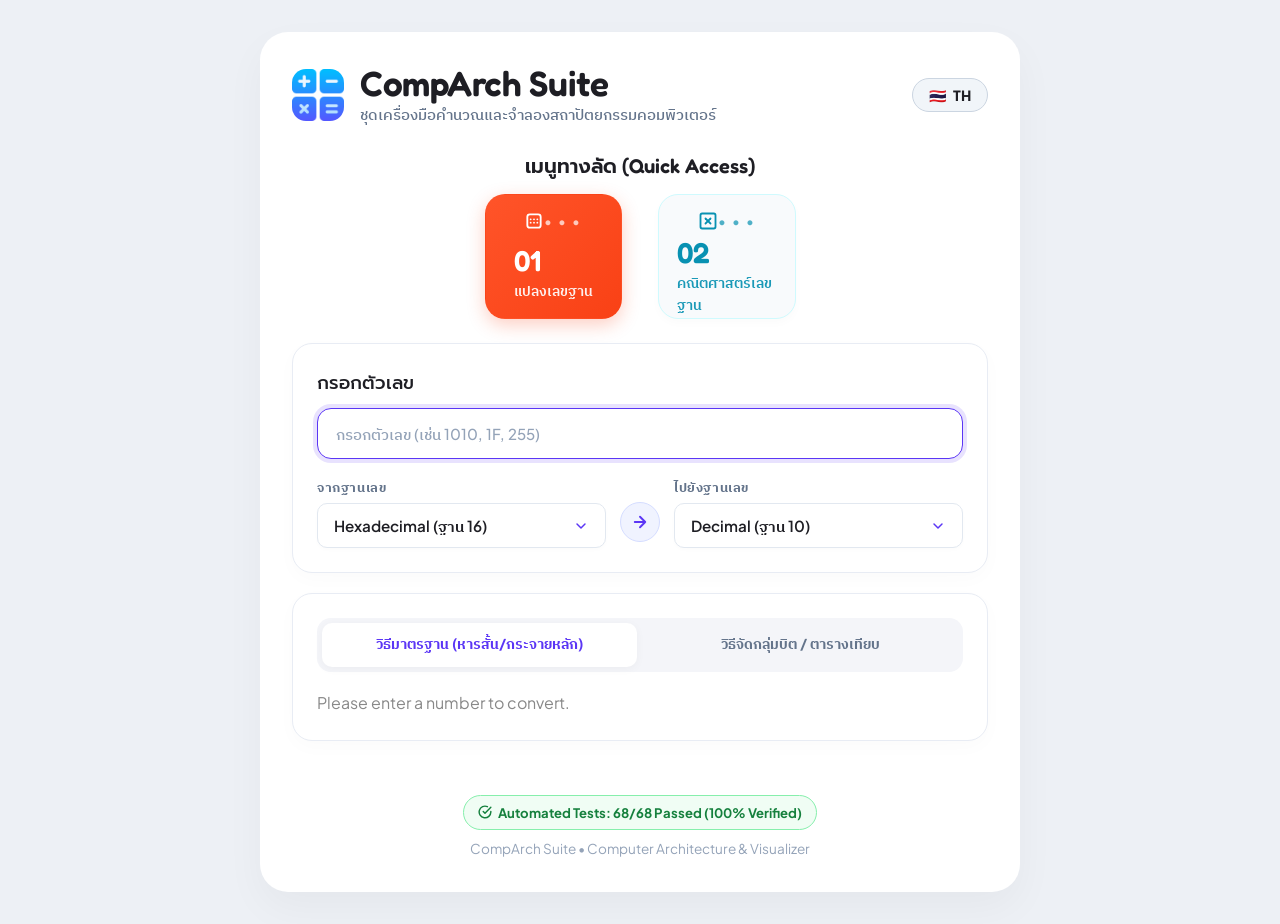
<file: index.html>
<!DOCTYPE html>
<html lang="en">

<head>
    <meta charset="UTF-8">
    <meta name="viewport"
        content="width=device-width, initial-scale=1.0, maximum-scale=1.0, user-scalable=no, viewport-fit=cover">
    <meta name="theme-color" content="#5b36f5">
    <meta name="mobile-web-app-capable" content="yes">
    <meta name="apple-mobile-web-app-capable" content="yes">
    <meta name="apple-mobile-web-app-status-bar-style" content="black-translucent">
    <meta name="apple-mobile-web-app-title" content="CompArch">
    <link rel="apple-touch-icon" href="public/icons/calculator.png">

    <link rel="manifest" href="manifest.json">

    <link rel="preconnect" href="https://fonts.googleapis.com">
    <link rel="preconnect" href="https://fonts.gstatic.com" crossorigin>
    <link
        href="https://fonts.googleapis.com/css2?family=Fredoka:wght@400..700&family=Plus+Jakarta+Sans:ital,wght@0,400..800;1,400..800&family=Prompt:wght@400;500;600;700&family=IBM+Plex+Sans+Thai:wght@400;500;600;700&display=swap"
        rel="stylesheet">

    <!-- icon -->
    <link rel="icon" type="image/x-icon" href="public/icons/calculator.png">

    <!-- Open Graph / Social Media Preview Meta Tags -->
    <meta property="og:type" content="website">
    <meta property="og:url" content="https://computer-architechture.vercel.app/">
    <meta property="og:title" content="CompArch Suite & Visualizer">
    <meta property="og:description" content="โปรแกรมคำนวณและแปลงเลขฐาน วิเคราะห์ Computer Architecture สะดวก รวดเร็ว แม่นยำ">
    <meta property="og:image" content="https://computer-architechture.vercel.app/public/og-image.jpg?v=2">

    <!-- Twitter Card Meta Tags -->
    <meta name="twitter:card" content="summary_large_image">
    <meta name="twitter:url" content="https://computer-architechture.vercel.app/">
    <meta name="twitter:title" content="CompArch Suite & Visualizer">
    <meta name="twitter:description" content="โปรแกรมคำนวณและแปลงเลขฐาน วิเคราะห์ Computer Architecture สะดวก รวดเร็ว แม่นยำ">
    <meta name="twitter:image" content="https://computer-architechture.vercel.app/public/og-image.jpg?v=2">

    <link rel="stylesheet" href="style.css">
    <script src="main.js" defer></script>

</head>

<body>

    <div class="app_container">
        <header class="app_header">
            <div class="header_branding">
                <div class="header_branding_left">
                    <img src="public/icons/calculator.png" alt="calculator" class="logo_icon">
                    <div class="header_text">
                        <h1>CompArch Suite</h1>
                        <p class="subtitle" data-i18n="subtitle">Computer Architecture Suite & Visualizer</p>
                    </div>
                </div>
                <button type="button" id="langToggleBtn" class="lang_toggle_btn" title="Switch Language / เปลี่ยนภาษา">
                    <span class="lang_flag">🇹🇭</span>
                    <span class="lang_label">TH</span>
                </button>
            </div>
        </header>

        <!-- Quick Access Dashboard Cards (Matching Reference UI) -->
        <div class="quick_access_section">
            <h3 class="quick_access_title" data-i18n="quick_access_title">Quick Access</h3>
            <div class="quick_access_grid">
                <div class="quick_card card_orange nav_link active" data-view="number-converter">
                    <div class="quick_card_top">
                        <svg width="20" height="20" viewBox="0 0 24 24" fill="none" stroke="currentColor"
                            stroke-width="2.2" stroke-linecap="round" stroke-linejoin="round">
                            <rect x="4" y="4" width="16" height="16" rx="3" />
                            <path d="M8 10h.01M12 10h.01M16 10h.01M8 14h.01M12 14h.01M16 14h.01" />
                        </svg>
                        <span class="quick_dots">• • •</span>
                    </div>
                    <div class="quick_card_bottom">
                        <div class="quick_number">01</div>
                        <div class="quick_label" data-i18n="card_1">Base Converter</div>
                    </div>
                </div>



                <div class="quick_card card_cyan nav_link" data-view="base-arithmetic">
                    <div class="quick_card_top">
                        <svg width="20" height="20" viewBox="0 0 24 24" fill="none" stroke="currentColor"
                            stroke-width="2.2" stroke-linecap="round" stroke-linejoin="round">
                            <rect x="3" y="3" width="18" height="18" rx="2" ry="2" />
                            <line x1="9" y1="9" x2="15" y2="15" />
                            <line x1="15" y1="9" x2="9" y2="15" />
                        </svg>
                        <span class="quick_dots">• • •</span>
                    </div>
                    <div class="quick_card_bottom">
                        <div class="quick_number">02</div>
                        <div class="quick_label" data-i18n="card_4">Base Arithmetic</div>
                    </div>
                </div>

                <!-- <div class="quick_card card_purple nav_link" data-view="boolean-algebra">
                    <div class="quick_card_top">
                        <svg width="20" height="20" viewBox="0 0 24 24" fill="none" stroke="currentColor"
                            stroke-width="2.2" stroke-linecap="round" stroke-linejoin="round">
                            <polygon points="13 2 3 14 12 14 11 22 21 10 12 10 13 2" />
                        </svg>
                        <span class="quick_dots">• • •</span>
                    </div>
                    <div class="quick_card_bottom">
                        <div class="quick_number">03</div>
                        <div class="quick_label" data-i18n="card_2">Cooming soon..</div>
                    </div>
                </div> -->
            </div>
        </div>

        <main class="wrapper_numeric">
            <!-- Module 1: Base Converter -->
            <section id="view-number-converter" class="module_view active">
                <div class="converter_card">
                    <div class="input_number_wrapper">
                        <label for="inputNumberic" class="field_label" data-i18n="enter_number">Enter Number</label>
                        <div class="input_inner">
                            <input type="text" id="inputNumberic" placeholder="Type a number (e.g. 1010, 1F, 255)"
                                data-i18n-placeholder="input_numberic_ph" autofocus>
                            <button type="button" class="btn_clear_input" aria-label="Clear input">&times;</button>
                        </div>
                    </div>

                    <div class="wrapper_selector">
                        <div class="select_group">
                            <label for="fromBaseNumericSelect" data-i18n="from_base">From Base</label>
                            <select class="form-control" id="fromBaseNumericSelect">
                                <option value="2">Binary (ฐาน 2)</option>
                                <option value="8">Octal (ฐาน 8)</option>
                                <option value="10">Decimal (ฐาน 10)</option>
                                <option value="16" selected>Hexadecimal (ฐาน 16)</option>
                            </select>
                        </div>

                        <div class="selector_arrow" aria-hidden="true">
                            <svg width="18" height="18" viewBox="0 0 24 24" fill="none" stroke="currentColor"
                                stroke-width="2.5" stroke-linecap="round" stroke-linejoin="round">
                                <path d="M5 12h14M12 5l7 7-7 7" />
                            </svg>
                        </div>

                        <div class="select_group">
                            <label for="toBaseNumericSelect" data-i18n="to_base">To Base</label>
                            <select class="form-control" id="toBaseNumericSelect">
                                <option value="2">Binary (ฐาน 2)</option>
                                <option value="8">Octal (ฐาน 8)</option>
                                <option value="10" selected>Decimal (ฐาน 10)</option>
                                <option value="16">Hexadecimal (ฐาน 16)</option>
                            </select>
                        </div>
                    </div>

                    <div id="outputNumberic" class="output-box" style="display: none;"></div>
                </div>

                <div class="steps-box">
                    <div class="tab-container">
                        <button type="button" class="tab-btn active" id="tabStandardBtn"
                            data-i18n="tab_standard">วิธีมาตรฐาน (หารสั้น/กระจายหลัก)</button>
                        <button type="button" class="tab-btn" id="tabGroupingBtn"
                            data-i18n="tab_grouping">วิธีจัดกลุ่มบิต / ตารางเทียบ</button>
                    </div>
                    <div id="shortDivisionSteps"></div>
                </div>
            </section>

            <!-- Module 2: Boolean Algebra & Logic Gates Visualizer -->
            <section id="view-boolean-algebra" class="module_view">
                <div class="converter_card">
                    <div class="field_label" data-i18n="boolean_label">Boolean Expression & Logic Simulator</div>
                    <div class="input_inner">
                        <input type="text" id="booleanExprInput"
                            placeholder="Enter logic expression (e.g. A AND B, A OR (NOT B), A XOR B)"
                            data-i18n-placeholder="boolean_expr_ph" value="A AND B">
                        <button type="button" class="btn_clear_input" aria-label="Clear input">&times;</button>
                    </div>

                    <div class="boolean_quick_btns">
                        <button type="button" class="op_btn" data-op="AND">AND</button>
                        <button type="button" class="op_btn" data-op="OR">OR</button>
                        <button type="button" class="op_btn" data-op="NOT">NOT</button>
                        <button type="button" class="op_btn" data-op="NAND">NAND</button>
                        <button type="button" class="op_btn" data-op="NOR">NOR</button>
                        <button type="button" class="op_btn" data-op="XOR">XOR</button>
                    </div>

                    <div class="var_switches_box">
                        <span class="var_switches_title" data-i18n="live_var_title">Live Variable Inputs:</span>
                        <div class="var_switches_list" id="varSwitchesList">
                            <button type="button" class="var_toggle" id="btnToggleA" data-var="A">A: <strong
                                    class="var_val">0</strong></button>
                            <button type="button" class="var_toggle" id="btnToggleB" data-var="B">B: <strong
                                    class="var_val">0</strong></button>
                            <button type="button" class="var_toggle" id="btnToggleC" data-var="C">C: <strong
                                    class="var_val">0</strong></button>
                        </div>
                    </div>
                </div>

                <div class="steps-box">
                    <div id="finalAnswerContainer"></div>

                    <button type="button" class="accordion_header" data-target="simplificationStepsContainer">
                        <div class="accordion_title">
                            <svg class="title_svg" width="18" height="18" viewBox="0 0 24 24" fill="none"
                                stroke="currentColor" stroke-width="2.2" stroke-linecap="round" stroke-linejoin="round">
                                <path
                                    d="M14.7 6.3a1 1 0 0 0 0 1.4l1.6 1.6a1 1 0 0 0 1.4 0l3.77-3.77a6 6 0 0 1-7.94 7.94l-6.91 6.91a2.12 2.12 0 0 1-3-3l6.91-6.91a6 6 0 0 1 7.94-7.94l-3.76 3.76z" />
                            </svg>
                            <span data-i18n="simplification_title">Step-by-Step Boolean Simplification
                                (การลดรูปสมการแบบทีละขั้นตอนระบุกฎ)</span>
                        </div>
                        <svg class="accordion_chevron" width="20" height="20" viewBox="0 0 24 24" fill="none"
                            stroke="currentColor" stroke-width="2" stroke-linecap="round" stroke-linejoin="round">
                            <path d="M6 9l6 6 6-6" />
                        </svg>
                    </button>
                    <div id="simplificationStepsContainer" class="accordion_body"></div>

                    <button type="button" class="accordion_header" data-target="truthTableContainer">
                        <div class="accordion_title">
                            <svg class="title_svg" width="18" height="18" viewBox="0 0 24 24" fill="none"
                                stroke="currentColor" stroke-width="2.2" stroke-linecap="round" stroke-linejoin="round">
                                <rect x="3" y="3" width="18" height="18" rx="2" />
                                <path d="M3 9h18M3 15h18M9 3v18M15 3v18" />
                            </svg>
                            <span data-i18n="truth_table_title">Truth Table & Minterm / Maxterm Canonical
                                Expressions</span>
                        </div>
                        <svg class="accordion_chevron" width="20" height="20" viewBox="0 0 24 24" fill="none"
                            stroke="currentColor" stroke-width="2" stroke-linecap="round" stroke-linejoin="round">
                            <path d="M6 9l6 6 6-6" />
                        </svg>
                    </button>
                    <div id="truthTableContainer" class="accordion_body"></div>

                    <button type="button" class="accordion_header" data-target="kmapContainer">
                        <div class="accordion_title">
                            <svg class="title_svg" width="18" height="18" viewBox="0 0 24 24" fill="none"
                                stroke="currentColor" stroke-width="2.2" stroke-linecap="round" stroke-linejoin="round">
                                <rect x="3" y="3" width="18" height="18" rx="2" />
                                <path d="M9 3v18M15 3v18M3 9h18M3 15h18" />
                            </svg>
                            <span data-i18n="kmap_title">Karnaugh Map (K-map Gray Code Simplification)</span>
                        </div>
                        <svg class="accordion_chevron" width="20" height="20" viewBox="0 0 24 24" fill="none"
                            stroke="currentColor" stroke-width="2" stroke-linecap="round" stroke-linejoin="round">
                            <path d="M6 9l6 6 6-6" />
                        </svg>
                    </button>
                    <div id="kmapContainer" class="accordion_body"></div>

                    <button type="button" class="accordion_header" data-target="logicGateDiagramContainer">
                        <div class="accordion_title">
                            <svg class="title_svg" width="18" height="18" viewBox="0 0 24 24" fill="none"
                                stroke="currentColor" stroke-width="2.2" stroke-linecap="round" stroke-linejoin="round">
                                <rect x="7" y="7" width="10" height="10" rx="2" />
                                <path d="M12 2v5M12 17v5M2 12h5M17 12h5" />
                            </svg>
                            <span data-i18n="circuit_title">Logic Circuit Visualizer (วงจรลอจิกเกต)</span>
                        </div>
                        <svg class="accordion_chevron" width="20" height="20" viewBox="0 0 24 24" fill="none"
                            stroke="currentColor" stroke-width="2" stroke-linecap="round" stroke-linejoin="round">
                            <path d="M6 9l6 6 6-6" />
                        </svg>
                    </button>
                    <div id="logicGateDiagramContainer" class="accordion_body"></div>
                </div>
            </section>


            <!-- Module 4: Base Arithmetic -->
            <section id="view-base-arithmetic" class="module_view">
                <div class="converter_card">
                    <div class="field_label" data-i18n="arithmetic_label">Base Arithmetic (+, -, ×, ÷)</div>

                    <div class="wrapper_selector" style="grid-template-columns: 1fr;">
                        <div class="select_group">
                            <label for="arithmeticBaseSelect" data-i18n="select_base">Select Base</label>
                            <select class="form-control" id="arithmeticBaseSelect">
                                <option value="2">Binary (ฐาน 2)</option>
                                <option value="8">Octal (ฐาน 8)</option>
                                <option value="10" selected>Decimal (ฐาน 10)</option>
                                <option value="16">Hexadecimal (ฐาน 16)</option>
                            </select>
                        </div>
                    </div>

                    <div class="arithmetic-inputs">
                        <div class="input_inner">
                            <input type="text" id="arithmeticInput1" placeholder="Operand 1 (ตัวตั้ง)"
                                data-i18n-placeholder="operand1_ph">
                            <button type="button" class="btn_clear_input" aria-label="Clear input">&times;</button>
                        </div>
                        <div class="select_group">
                            <select class="form-control" id="arithmeticOpSelect">
                                <option value="+" selected>+ (บวก)</option>
                                <option value="-">- (ลบ)</option>
                                <option value="*">× (คูณ)</option>
                                <option value="/">÷ (หาร)</option>
                            </select>
                        </div>
                        <div class="input_inner">
                            <input type="text" id="arithmeticInput2" placeholder="Operand 2 (ตัวดำเนินการ)"
                                data-i18n-placeholder="operand2_ph">
                            <button type="button" class="btn_clear_input" aria-label="Clear input">&times;</button>
                        </div>
                    </div>

                    <div id="arithmeticResult" class="output-box" style="display: none;"></div>
                </div>

                <div class="steps-box">
                    <h4 class="section_title">
                        <svg class="title_svg" width="18" height="18" viewBox="0 0 24 24" fill="none"
                            stroke="currentColor" stroke-width="2.2" stroke-linecap="round" stroke-linejoin="round">
                            <path d="M14 2H6a2 2 0 0 0-2 2v16a2 2 0 0 0 2 2h12a2 2 0 0 0 2-2V8z" />
                            <polyline points="14 2 14 8 20 8" />
                            <line x1="16" y1="13" x2="8" y2="13" />
                            <line x1="16" y1="17" x2="8" y2="17" />
                            <polyline points="10 9 9 9 8 9" />
                        </svg>
                        <span data-i18n="arithmetic_steps_title">Step-by-Step Calculation (แปลงฐาน 10)</span>
                    </h4>
                    <div id="arithmeticStepsContainer"></div>
                </div>
            </section>
        </main>

        <footer
            style="margin-top: 30px; text-align: center; font-size: 0.85rem; color: #94a3b8; display: flex; flex-direction: column; align-items: center; gap: 8px;">
            <a href="tests/test_runner.html" target="_blank"
                style="display: inline-flex; align-items: center; gap: 6px; padding: 6px 14px; background: #f0fdf4; border: 1px solid #86efac; border-radius: 20px; color: #15803d; text-decoration: none; font-weight: 700; font-size: 0.82rem; transition: all 0.2s ease;">
                <svg width="14" height="14" viewBox="0 0 24 24" fill="none" stroke="currentColor" stroke-width="2.5"
                    stroke-linecap="round" stroke-linejoin="round">
                    <path d="M22 11.08V12a10 10 0 1 1-5.93-9.14" />
                    <polyline points="22 4 12 14.01 9 11.01" />
                </svg>
                <span>Automated Tests: 68/68 Passed (100% Verified)</span>
            </a>
            <p>CompArch Suite &bull; Computer Architecture & Visualizer</p>
        </footer>
    </div>

</body>

</html>
</file>
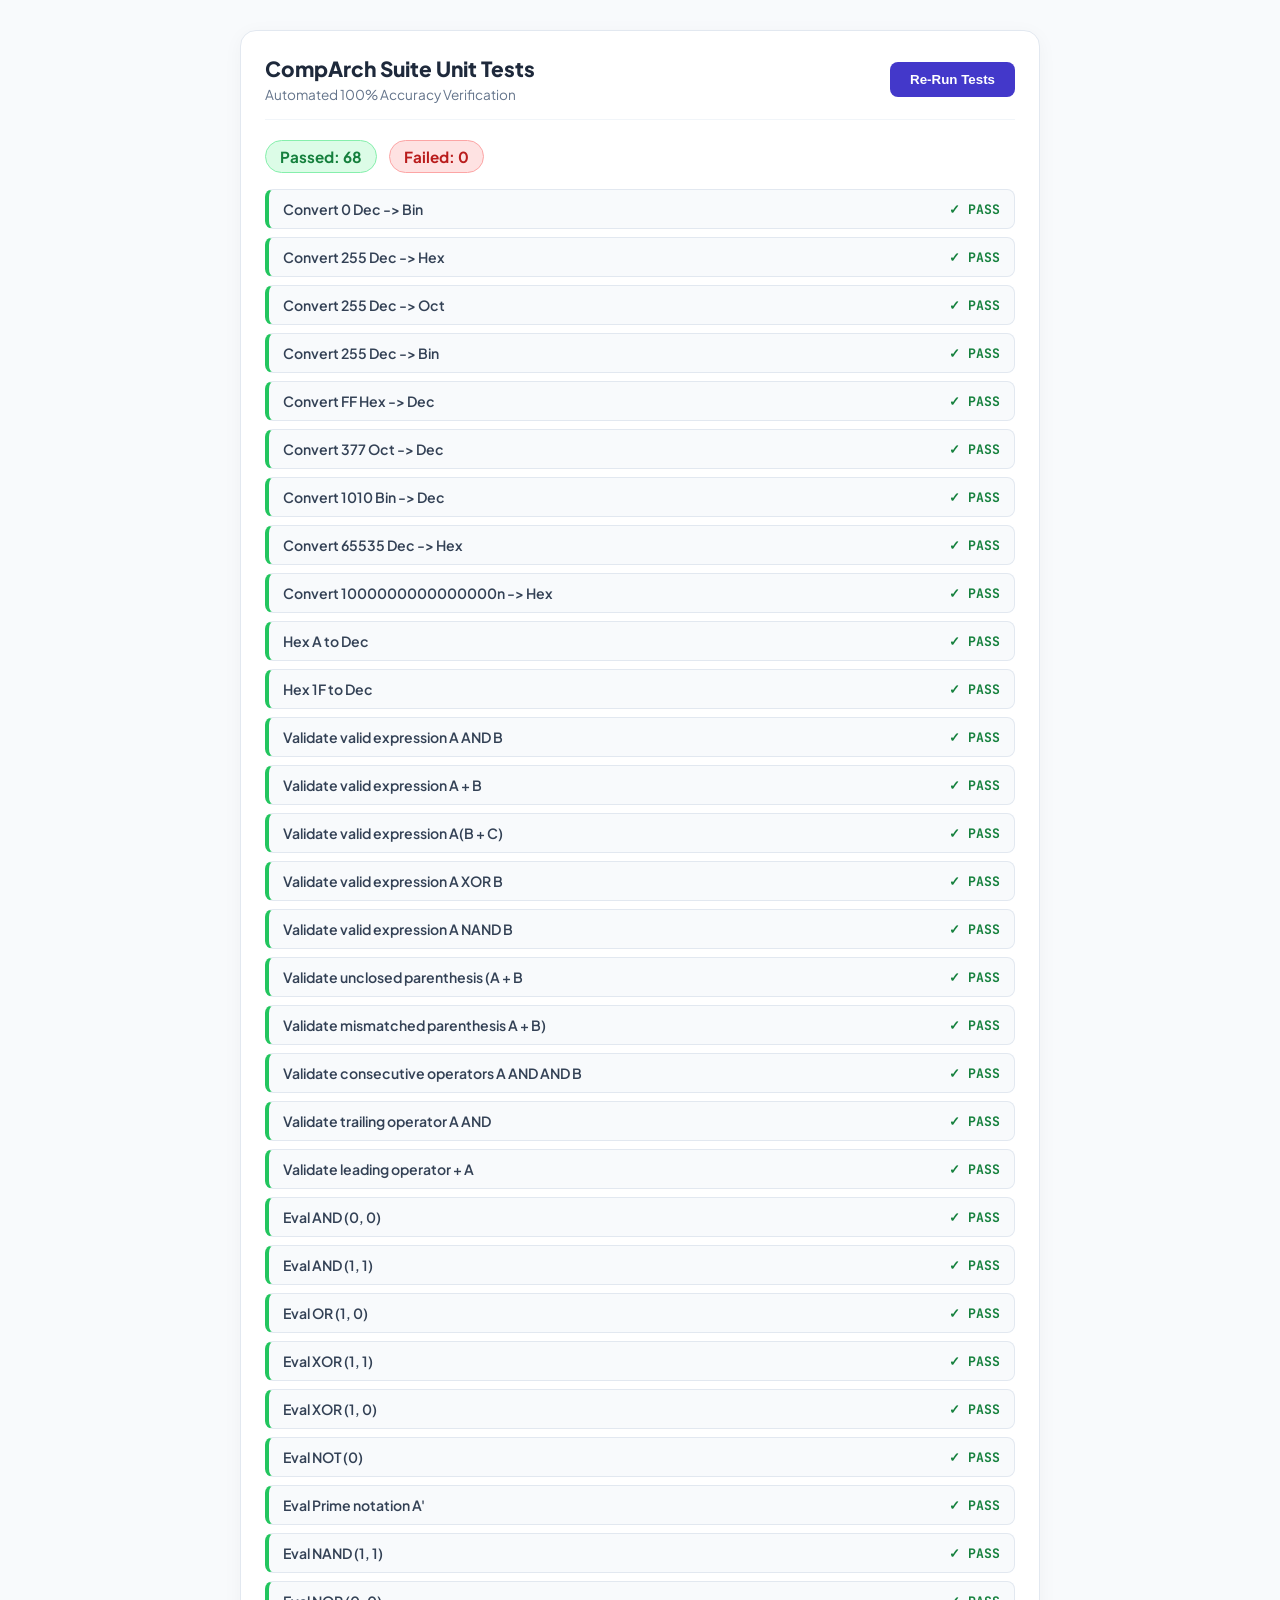
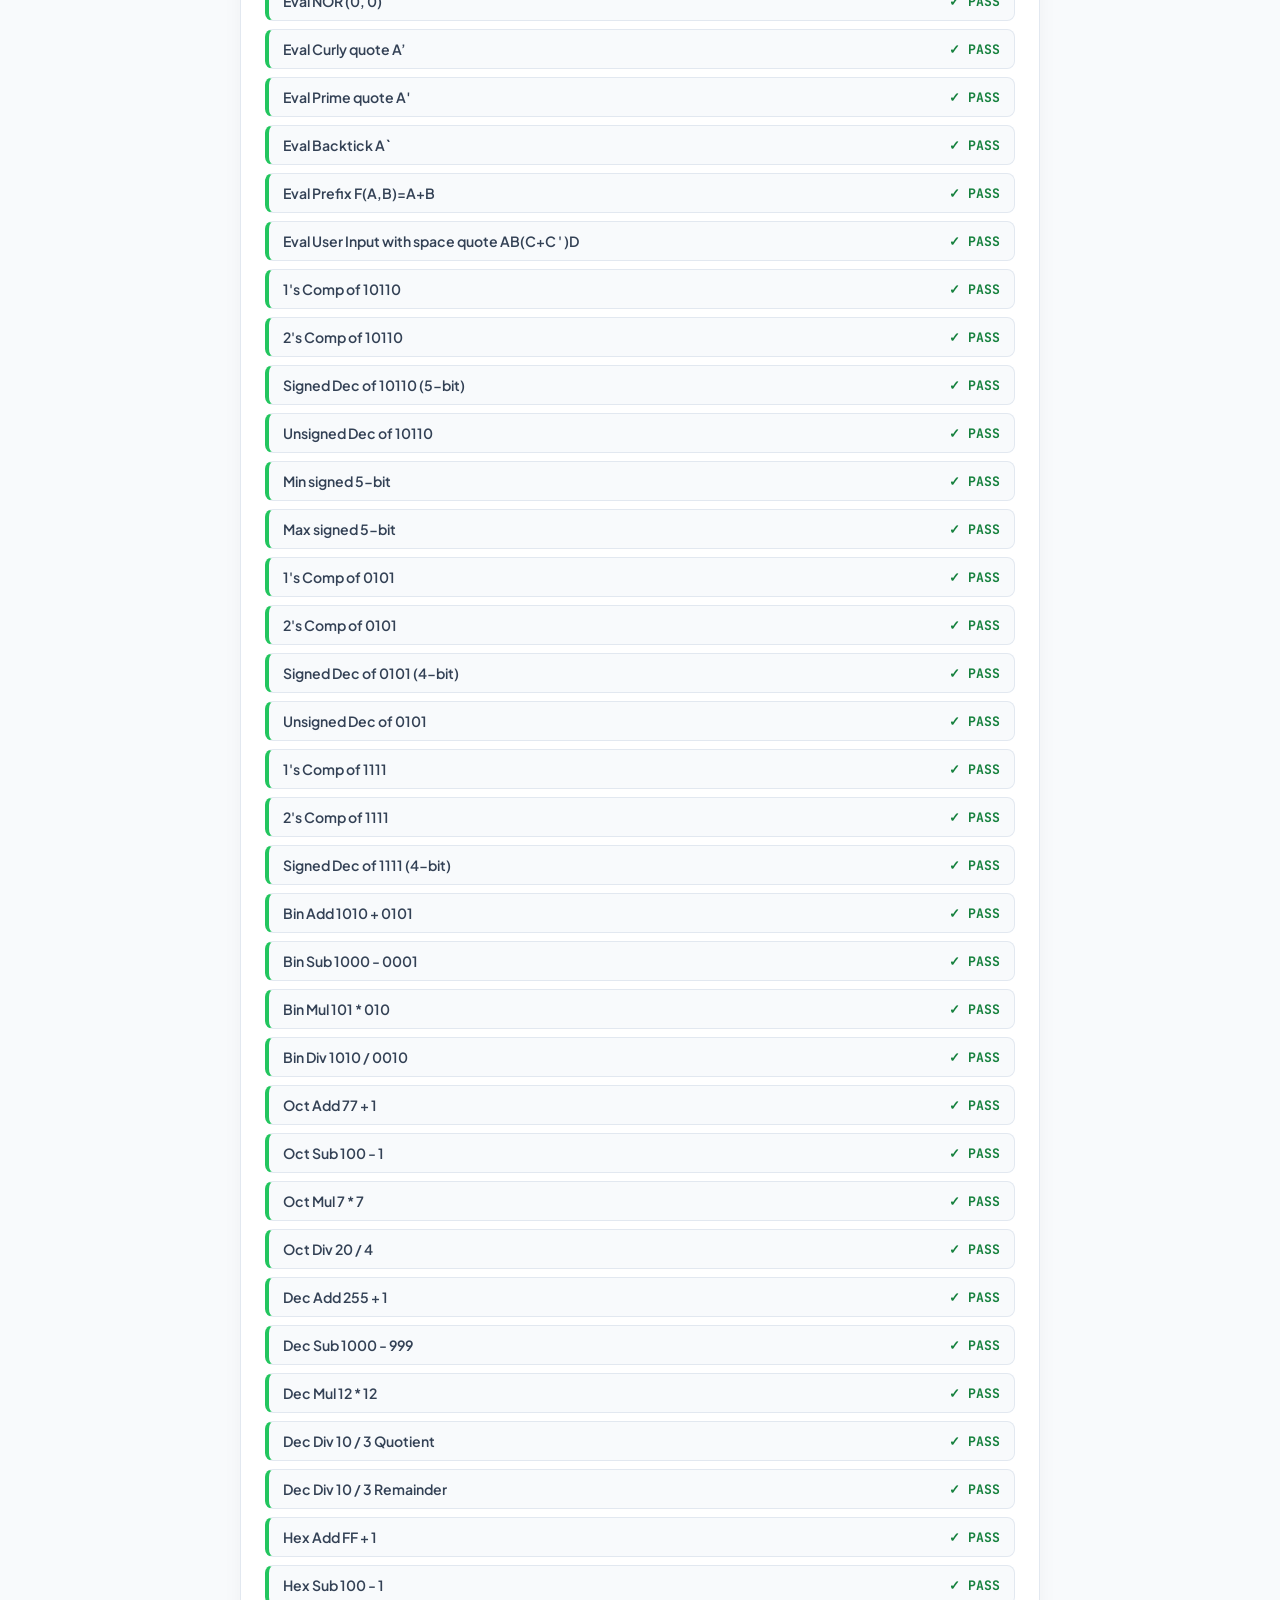
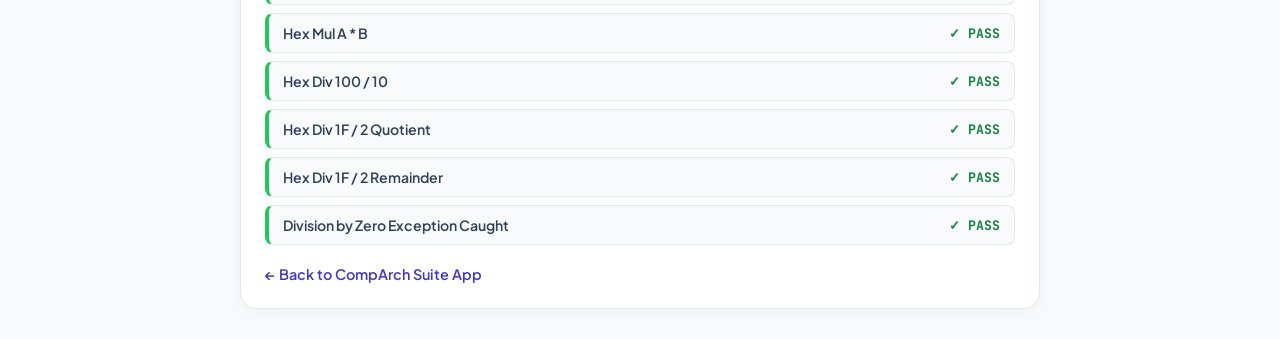
<file: tests/test_runner.html>
<!DOCTYPE html>
<html lang="en">
<head>
    <meta charset="UTF-8">
    <meta name="viewport" content="width=device-width, initial-scale=1.0">
    <title>CompArch Suite - Automated Test Runner</title>
    <link rel="preconnect" href="https://fonts.googleapis.com">
    <link rel="preconnect" href="https://fonts.gstatic.com" crossorigin>
    <link href="https://fonts.googleapis.com/css2?family=Plus+Jakarta+Sans:wght@500;600;700;800&family=JetBrains+Mono:wght@500;700&display=swap" rel="stylesheet">
    <style>
        * { box-sizing: border-box; margin: 0; padding: 0; }
        body {
            font-family: 'Plus Jakarta Sans', sans-serif;
            background: #f8fafc;
            color: #0f172a;
            padding: 30px 20px;
            display: flex;
            justify-content: center;
        }
        .runner-container {
            width: 100%;
            max-width: 800px;
            background: #ffffff;
            border-radius: 16px;
            border: 1.5px solid #e2e8f0;
            padding: 24px;
            box-shadow: 0 4px 20px rgba(0,0,0,0.04);
        }
        .header {
            display: flex;
            align-items: center;
            justify-content: space-between;
            margin-bottom: 20px;
            padding-bottom: 16px;
            border-bottom: 1.5px solid #f1f5f9;
        }
        .header h1 { font-size: 1.3rem; font-weight: 800; color: #1e293b; }
        .score-box {
            display: flex;
            gap: 12px;
            font-size: 0.95rem;
            font-weight: 700;
        }
        .badge {
            padding: 6px 14px;
            border-radius: 20px;
        }
        .badge.pass { background: #dcfce7; color: #15803d; border: 1px solid #86efac; }
        .badge.fail { background: #fee2e2; color: #b91c1c; border: 1px solid #fca5a5; }
        .test-list {
            display: flex;
            flex-direction: column;
            gap: 8px;
            margin-top: 16px;
        }
        .test-item {
            display: flex;
            align-items: center;
            justify-content: space-between;
            padding: 10px 14px;
            border-radius: 8px;
            font-size: 0.88rem;
            background: #f8fafc;
            border: 1px solid #e2e8f0;
        }
        .test-item.pass { border-left: 4px solid #22c55e; }
        .test-item.fail { border-left: 4px solid #ef4444; background: #fff5f5; }
        .test-name { font-weight: 600; color: #334155; }
        .test-status { font-weight: 700; font-family: 'JetBrains Mono', monospace; font-size: 0.82rem; }
        .btn-run {
            padding: 10px 20px;
            background: #4338ca;
            color: #ffffff;
            border: none;
            border-radius: 8px;
            font-weight: 700;
            cursor: pointer;
            transition: all 0.2s ease;
        }
        .btn-run:hover { background: #3730a3; }
        .back-link {
            display: inline-block;
            margin-top: 20px;
            color: #4338ca;
            text-decoration: none;
            font-weight: 600;
            font-size: 0.9rem;
        }
        .back-link:hover { text-decoration: underline; }
    </style>
</head>
<body>
    <div class="runner-container">
        <div class="header">
            <div>
                <h1>CompArch Suite Unit Tests</h1>
                <p style="font-size: 0.85rem; color: #64748b; margin-top: 4px;">Automated 100% Accuracy Verification</p>
            </div>
            <button class="btn-run" onclick="executeTests()">Re-Run Tests</button>
        </div>

        <div class="score-box" id="summaryBox">
            <span class="badge pass" id="passCount">Passed: 0</span>
            <span class="badge fail" id="failCount">Failed: 0</span>
        </div>

        <div class="test-list" id="testList"></div>

        <a href="../index.html" class="back-link">&larr; Back to CompArch Suite App</a>
    </div>

    <script src="test_suite.js"></script>
    <script>
        function executeTests() {
            const results = runAllTests();
            const listEl = document.getElementById('testList');
            let passed = 0;
            let failed = 0;

            listEl.innerHTML = '';
            results.forEach(r => {
                if (r.passed) passed++;
                else failed++;

                const item = document.createElement('div');
                item.className = `test-item ${r.passed ? 'pass' : 'fail'}`;
                item.innerHTML = `
                    <span class="test-name">${r.testName}</span>
                    <span class="test-status" style="color: ${r.passed ? '#15803d' : '#b91c1c'};">
                        ${r.passed ? '✓ PASS' : `✗ FAIL (Expected: ${r.expected}, Got: ${r.actual})`}
                    </span>
                `;
                listEl.appendChild(item);
            });

            document.getElementById('passCount').textContent = `Passed: ${passed}`;
            document.getElementById('failCount').textContent = `Failed: ${failed}`;
        }

        window.onload = executeTests;
    </script>
</body>
</html>
</file>
<file: style.css>
/* ==========================================================================
   MINIMAL DASHBOARD UI (MATCHING REFERENCE IMAGE AESTHETIC)
   ========================================================================== */

:root {
  --bg-canvas: #edf0f5;
  --card-bg: #ffffff;
  --card-border: #e2e8f0;

  --text-main: #1e1e24;
  --text-muted: #64748b;

  --primary-violet: #5b36f5;
  --primary-coral: #ff5429;
  --primary-dark: #222226;

  --radius-xl: 28px;
  --radius-lg: 20px;
  --radius-md: 14px;
  --radius-sm: 10px;

  --font-heading: 'Fredoka', 'Prompt', sans-serif;
  --font-body: 'Plus Jakarta Sans', 'IBM Plex Sans Thai', -apple-system, BlinkMacSystemFont, sans-serif;
}

* {
  box-sizing: border-box;
  margin: 0;
  padding: 0;
  -webkit-tap-highlight-color: transparent;
}

body {
  min-height: 100vh;
  background-color: var(--bg-canvas);
  color: var(--text-main);
  font-family: var(--font-body);
  display: flex;
  justify-content: center;
  align-items: flex-start;
  padding: 32px 16px;
  padding-bottom: max(32px, env(safe-area-inset-bottom));
  line-height: 1.6;
  -webkit-font-smoothing: antialiased;
  -moz-osx-font-smoothing: grayscale;
}

/* Active tap feedback for mobile touch */
.nav_link:active,
.quick_card:active,
.op_btn:active,
.tab-btn:active,
.var_toggle:active {
  transform: scale(0.96);
}

/* Dashboard Outer Frame (Matching Image) */
.app_container {
  width: 100%;
  max-width: 760px;
  background: #ffffff;
  border-radius: var(--radius-xl);
  padding: 32px;
  box-shadow: 0 16px 40px rgba(0, 0, 0, 0.04);
  display: flex;
  flex-direction: column;
  gap: 24px;
  margin: 0 auto;
}

/* Header & Branding */
.app_header {
  display: flex;
  flex-direction: column;
  gap: 18px;
}

.header_branding {
  display: flex;
  align-items: center;
  justify-content: space-between;
  gap: 16px;
  width: 100%;
}

.header_branding_left {
  display: flex;
  align-items: center;
  gap: 16px;
}

.lang_toggle_btn {
  display: flex;
  align-items: center;
  gap: 6px;
  background: #f1f5f9;
  border: 1.5px solid #cbd5e1;
  padding: 7px 16px;
  border-radius: 20px;
  font-family: var(--font-body);
  font-size: 0.88rem;
  font-weight: 800;
  color: var(--text-main);
  cursor: pointer;
  transition: all 0.2s ease;
  user-select: none;
}

.lang_toggle_btn:hover {
  background: var(--primary-violet);
  color: #ffffff;
  border-color: var(--primary-violet);
  box-shadow: 0 4px 14px rgba(91, 54, 245, 0.24);
}

.lang_toggle_btn:active {
  transform: scale(0.95);
}

.logo_icon {
  width: 52px;
  height: 52px;
  object-fit: contain;
  border-radius: 14px;
  transition: transform 0.25s ease;
}

.logo_icon:hover {
  transform: scale(1.08) rotate(-6deg);
}

.header_text h1 {
  font-family: var(--font-heading);
  font-size: clamp(1.7rem, 4vw, 2.2rem);
  font-weight: 600;
  color: var(--text-main);
  letter-spacing: -0.3px;
  line-height: 1.1;
}

.header_text .subtitle {
  font-size: 0.92rem;
  color: var(--text-muted);
  font-weight: 500;
}

/* Top Navigation Bar (Sleek Modern Pills) */
.app_nav {
  display: flex;
  gap: 8px;
  background: #f4f5f9;
  padding: 6px;
  border-radius: var(--radius-md);
}

.nav_link {
  flex: 1;
  display: flex;
  align-items: center;
  justify-content: center;
  gap: 8px;
  background: transparent;
  border: none;
  padding: 11px 16px;
  font-family: var(--font-body);
  font-size: 0.92rem;
  font-weight: 700;
  color: var(--text-muted);
  border-radius: var(--radius-sm);
  cursor: pointer;
  transition: all 0.25s cubic-bezier(0.4, 0, 0.2, 1);
}

.nav_link:hover {
  color: var(--text-main);
  background: rgba(255, 255, 255, 0.6);
}

.nav_link.active {
  background: var(--primary-violet);
  color: #ffffff;
  box-shadow: 0 6px 16px rgba(91, 54, 245, 0.28);
}

.nav_svg {
  display: inline-block;
  vertical-align: middle;
  flex-shrink: 0;
}

/* Quick Access Cards Section (Exact Visual Match to Image) */
.quick_access_section {
  display: flex;
  justify-content: center;
  align-items: center;
  flex-direction: column;
  gap: 12px;
}

.quick_access_title {
  font-family: var(--font-heading);
  font-size: 1.25rem;
  font-weight: 600;
  color: var(--text-main);
}

.quick_access_grid {
  display: flex;
  flex-flow: row wrap;
  gap: 2.25rem;
  margin: 0 auto;
  /* display: grid;
  grid-template-columns: repeat(4, 1fr);
  gap: 14px; */
}

.quick_card {
  display: flex;
  flex-direction: column;
  justify-content: space-between;
  height: 125px;
  border-radius: var(--radius-lg);
  padding: 16px 18px;
  cursor: pointer;
  transition: all 0.25s cubic-bezier(0.4, 0, 0.2, 1);
  user-select: none;
  text-decoration: none;
  background: #f8fafc;
  border: 1.5px solid #e2e8f0;
  color: var(--text-muted);
  box-shadow: 0 4px 10px rgba(0, 0, 0, 0.02);
}

.quick_card:hover {
  transform: translateY(-4px);
  box-shadow: 0 8px 20px rgba(0, 0, 0, 0.06);
  border-color: #cbd5e1;
}

/* Card 1: Base Converter (Orange) */
.card_orange {
  border-color: #ffe4e6;
  color: #f94115;
}

.card_orange:hover {
  border-color: #f94115;
}

.card_orange.active {
  background: linear-gradient(135deg, #ff5429, #f94115);
  border-color: transparent;
  color: #ffffff;
  box-shadow: 0 6px 18px rgba(249, 65, 21, 0.25);
}

/* Card 2: Boolean Algebra (Purple) */
.card_purple {
  border-color: #e0e7ff;
  color: #5b36f5;
}

.card_purple:hover {
  border-color: #5b36f5;
}

.card_purple.active {
  background: linear-gradient(135deg, #5b36f5, #4924eb);
  border-color: transparent;
  color: #ffffff;
  box-shadow: 0 6px 18px rgba(91, 54, 245, 0.25);
}

/* Card 3: Signed Complements (Dark) */
.card_dark {
  border-color: #cbd5e1;
  color: #222226;
}

.card_dark:hover {
  border-color: #222226;
}

.card_dark.active {
  background: #222226;
  border-color: transparent;
  color: #ffffff;
  box-shadow: 0 6px 18px rgba(34, 34, 38, 0.25);
}

/* Card 4: Base Arithmetic (Cyan) */
.card_cyan {
  border-color: #cffafe;
  color: #0891b2;
}

.card_cyan:hover {
  border-color: #0891b2;
}

.card_cyan.active {
  background: linear-gradient(135deg, #06b6d4, #0891b2);
  border-color: transparent;
  color: #ffffff;
  box-shadow: 0 6px 18px rgba(8, 145, 178, 0.25);
}

.quick_card_top {
  display: flex;
  align-items: center;
  justify-content: space-between;
}

.quick_dots {
  font-size: 0.75rem;
  opacity: 0.7;
  letter-spacing: 2px;
}

.quick_number {
  font-family: var(--font-heading);
  font-size: 1.8rem;
  font-weight: 600;
  line-height: 1;
}

.quick_label {
  font-size: 0.86rem;
  font-weight: 600;
  opacity: 0.92;
  margin-top: 4px;
}

/* Main Layout & Cards */
.wrapper_numeric {
  display: flex;
  flex-direction: column;
  gap: 20px;
  width: 100%;
}

.module_view {
  display: none;
  flex-direction: column;
  gap: 20px;
  width: 100%;
}

.module_view.active {
  display: flex;
}

/* Cards (Rounded Soft Shadow Cards) */
.converter_card,
.steps-box {
  background: #ffffff;
  border: 1.5px solid #e8ecf4;
  border-radius: var(--radius-lg);
  padding: 24px;
  box-shadow: 0 6px 20px rgba(0, 0, 0, 0.02);
}

.field_label {
  display: block;
  font-family: var(--font-heading);
  font-size: 1.15rem;
  font-weight: 500;
  color: var(--text-main);
  margin-bottom: 10px;
}

/* Inputs & Clear Button */
.input_inner {
  position: relative;
  display: flex;
  align-items: center;
  width: 100%;
}

.input_inner input[type="text"] {
  width: 100%;
  padding: 14px 42px 14px 18px;
  font-family: var(--font-body);
  font-size: 1.05rem;
  font-weight: 700;
  color: var(--text-main);
  background: #f8fafc;
  border: 1.5px solid #cbd5e1;
  border-radius: var(--radius-md);
  outline: none;
  transition: all 0.2s ease;
}

.input_inner input[type="text"]:focus {
  background: #ffffff;
  border-color: var(--primary-violet);
  box-shadow: 0 0 0 4px rgba(91, 54, 245, 0.14);
}

.input_inner input[type="text"]::placeholder {
  color: #94a3b8;
  font-weight: 500;
  font-size: 0.94rem;
}

.btn_clear_input {
  position: absolute;
  right: 12px;
  width: 22px;
  height: 22px;
  border-radius: 50%;
  border: none;
  background: #cbd5e1;
  color: #ffffff;
  font-size: 1rem;
  line-height: 1;
  font-weight: bold;
  cursor: pointer;
  display: none;
  align-items: center;
  justify-content: center;
  transition: all 0.2s ease;
  z-index: 2;
  user-select: none;
}

.btn_clear_input:hover {
  background: #ff5429;
  color: #ffffff;
  transform: scale(1.1);
}

.btn_clear_input:active {
  transform: scale(0.9);
}

/* Selectors */
.wrapper_selector {
  display: grid;
  grid-template-columns: 1fr auto 1fr;
  align-items: center;
  gap: 14px;
  margin-top: 18px;
}

.select_group {
  display: flex;
  flex-direction: column;
  gap: 6px;
}

.select_group label {
  font-size: 0.8rem;
  font-weight: 800;
  color: var(--text-muted);
  text-transform: uppercase;
  letter-spacing: 0.6px;
}

.form-control {
  width: 100%;
  padding: 12px 40px 12px 16px;
  font-family: var(--font-body);
  font-size: 0.95rem;
  font-weight: 600;
  color: var(--text-main);
  background-color: #ffffff;
  border: 1.5px solid #e2e8f0;
  border-radius: var(--radius-sm);
  cursor: pointer;
  outline: none;
  transition: all 0.25s cubic-bezier(0.4, 0, 0.2, 1);
  box-shadow: 0 2px 4px rgba(0, 0, 0, 0.015);

  /* Minimal UI Select */
  appearance: none;
  -webkit-appearance: none;
  -moz-appearance: none;
  background-image: url("data:image/svg+xml;charset=UTF-8,%3Csvg xmlns='http://www.w3.org/2000/svg' viewBox='0 0 24 24' fill='none' stroke='%235b36f5' stroke-width='2.2' stroke-linecap='round' stroke-linejoin='round'%3E%3Cpath d='m6 9 6 6 6-6'/%3E%3C/svg%3E");
  background-repeat: no-repeat;
  background-position: right 16px center;
  background-size: 16px;
}

.form-control:hover {
  border-color: #cbd5e1;
  background-color: #fafafa;
}

.form-control:focus {
  border-color: var(--primary-violet);
  background-color: #ffffff;
  box-shadow: 0 0 0 4px rgba(91, 54, 245, 0.08);
}

.form-control option {
  padding: 12px;
  background-color: #ffffff;
  color: var(--text-main);
  font-family: var(--font-body);
  font-size: 0.95rem;
}

.selector_arrow {
  display: flex;
  align-items: center;
  justify-content: center;
  width: 40px;
  height: 40px;
  border-radius: 50%;
  background: #f0f3ff;
  border: 1.5px solid #d5ddff;
  color: var(--primary-violet);
  font-size: 1.2rem;
  margin-top: 20px;
}

/* Output Box */
.output-box {
  background: #f0f3ff;
  border: 2px solid #c7d2fe;
  border-radius: var(--radius-md);
  padding: 16px 20px;
  color: #3730a3;
  font-size: 1.05rem;
  font-weight: 700;
  margin-top: 18px;
  box-shadow: 0 4px 14px rgba(91, 54, 245, 0.08);
}

.output-box strong {
  color: var(--primary-violet);
  font-size: 1.25rem;
}

/* Tabs */
.tab-container {
  display: flex;
  gap: 6px;
  background: #f4f5f9;
  padding: 5px;
  border-radius: var(--radius-md);
  margin-bottom: 18px;
}

.tab-btn {
  flex: 1;
  background: transparent;
  border: none;
  padding: 10px 14px;
  font-family: var(--font-body);
  font-size: 0.9rem;
  font-weight: 700;
  cursor: pointer;
  border-radius: var(--radius-sm);
  color: var(--text-muted);
  transition: all 0.2s ease;
  text-align: center;
}

.tab-btn:hover {
  color: var(--text-main);
}

.tab-btn.active {
  background: #ffffff;
  color: var(--primary-violet);
  box-shadow: 0 2px 10px rgba(0, 0, 0, 0.04);
}

/* Section Title & Icons */
.section_title {
  font-family: var(--font-heading);
  font-size: 1.2rem;
  font-weight: 500;
  color: var(--text-main);
  margin-bottom: 14px;
  display: flex;
  align-items: center;
}

.title_svg {
  display: inline-block;
  vertical-align: middle;
  flex-shrink: 0;
  margin-right: 8px;
  color: var(--primary-violet);
}

/* Accordion Styles */
.accordion_header {
  width: 100%;
  display: flex;
  justify-content: space-between;
  align-items: center;
  background: transparent;
  border: none;
  border-bottom: 1px solid #e2e8f0;
  padding: 14px 4px;
  margin-top: 8px;
  cursor: pointer;
  transition: all 0.2s ease;
}

.accordion_header:hover {
  background: #f8fafc;
  border-radius: 6px;
  padding-left: 12px;
  padding-right: 12px;
}

.accordion_title {
  font-family: var(--font-heading);
  font-size: 1.15rem;
  font-weight: 600;
  color: var(--text-main);
  display: flex;
  align-items: center;
}

.accordion_chevron {
  color: #64748b;
  transition: transform 0.3s ease;
}

.accordion_header.open .accordion_chevron {
  transform: rotate(180deg);
}

.accordion_body {
  padding: 16px 4px 24px;
  display: none;
  animation: fadeIn 0.3s ease;
}

.accordion_body.open {
  display: block;
}

/* Grouping Diagram */
.grouping-diagram {
  display: flex;
  flex-wrap: wrap;
  align-items: center;
  gap: 12px;
  margin: 16px 0;
  padding: 18px;
  background: #f8fafc;
  border-radius: var(--radius-md);
  border: 1.5px solid #e2e8f0;
}

.group-card {
  display: flex;
  flex-direction: column;
  align-items: center;
  background: #ffffff;
  border: 2px solid #c7d2fe;
  border-radius: var(--radius-md);
  padding: 10px 14px;
  min-width: 68px;
  box-shadow: 0 2px 8px rgba(91, 54, 245, 0.06);
}

.group-bits {
  font-family: ui-monospace, SFMono-Regular, Consolas, monospace;
  font-size: 1.15rem;
  font-weight: 800;
  letter-spacing: 1.5px;
  color: var(--text-main);
}

.padded-zeros {
  color: #e11d48;
  font-weight: 800;
  background: #ffe4e6;
  padding: 0 3px;
  border-radius: 4px;
}

.group-arrow {
  font-size: 1.2rem;
  color: var(--primary-violet);
  margin: 4px 0;
  font-weight: bold;
}

.group-digit {
  width: 36px;
  height: 36px;
  display: flex;
  align-items: center;
  justify-content: center;
  background: var(--primary-violet);
  color: #ffffff;
  border-radius: 50%;
  font-family: var(--font-heading);
  font-weight: 600;
  font-size: 1.1rem;
  box-shadow: 0 4px 10px rgba(91, 54, 245, 0.3);
}

.group-dot {
  font-family: var(--font-heading);
  font-size: 2.2rem;
  font-weight: 800;
  color: var(--primary-violet);
  margin: 0 2px;
}

/* Tables */
.ref-table-wrapper {
  margin-top: 16px;
  max-height: 250px;
  overflow-y: auto;
  border-radius: var(--radius-sm);
  border: 1.5px solid #cbd5e1;
}

.ref-table,
.truth_table {
  width: 100%;
  border-collapse: collapse;
  font-size: 0.9rem;
  text-align: center;
}

.ref-table th,
.truth_table th {
  background: #f1f5f9;
  color: var(--text-main);
  font-family: var(--font-heading);
  font-size: 0.95rem;
  padding: 10px 12px;
  position: sticky;
  top: 0;
  z-index: 2;
  border-bottom: 2px solid #cbd5e1;
}

.ref-table td,
.truth_table td {
  padding: 9px 12px;
  border-bottom: 1px solid #e2e8f0;
}

.ref-table tr.highlighted {
  background: #eef2ff;
  font-weight: 800;
  color: var(--primary-violet);
  border-left: 4px solid var(--primary-violet);
}

.truth_table tr.active_eval_row {
  background: #fef9c3;
  font-weight: 800;
  color: #854d0e;
  border-left: 4px solid #eab308;
}

.val_high {
  color: #15803d;
  font-weight: 800;
  background: #dcfce7;
  padding: 2px 8px;
  border-radius: 6px;
}

.val_low {
  color: #be123c;
  font-weight: 800;
  background: #ffe4e6;
  padding: 2px 8px;
  border-radius: 6px;
}

/* Boolean Quick Buttons & Switches */
.boolean_quick_btns {
  display: flex;
  flex-wrap: wrap;
  gap: 8px;
  margin-top: 12px;
}

.op_btn {
  background: #f8fafc;
  border: 1.5px solid #cbd5e1;
  padding: 7px 14px;
  border-radius: var(--radius-sm);
  font-family: var(--font-body);
  font-weight: 800;
  font-size: 0.86rem;
  color: #334155;
  cursor: pointer;
  transition: all 0.2s ease;
}

.op_btn:hover,
.op_btn.active_op {
  background: var(--primary-violet);
  color: #ffffff;
  border-color: var(--primary-violet);
  box-shadow: 0 4px 10px rgba(91, 54, 245, 0.24);
}

.arithmetic-inputs {
  display: grid;
  grid-template-columns: 1fr 140px 1fr;
  gap: 14px;
  align-items: center;
  margin-top: 20px;
}

.var_switches_box {
  display: flex;
  align-items: center;
  justify-content: space-between;
  background: #f8fafc;
  padding: 12px 16px;
  border-radius: var(--radius-sm);
  border: 1.5px solid #cbd5e1;
  margin-top: 14px;
}

.var_switches_title {
  font-size: 0.88rem;
  font-weight: 800;
  color: var(--text-muted);
}

.var_switches_list {
  display: flex;
  gap: 10px;
}

.var_toggle {
  background: #e2e8f0;
  border: 1.5px solid #cbd5e1;
  padding: 6px 16px;
  border-radius: 20px;
  font-family: var(--font-body);
  font-size: 0.9rem;
  font-weight: 800;
  color: #475569;
  cursor: pointer;
  transition: all 0.2s ease;
}

.var_toggle.is_high {
  background: #dcfce7;
  border-color: #86efac;
  color: #15803d;
  box-shadow: 0 3px 8px rgba(21, 128, 61, 0.2);
}

/* Circuit Nodes */
.circuit_container {
  display: flex;
  flex-direction: column;
  gap: 12px;
  background: #f8fafc;
  padding: 18px;
  border-radius: var(--radius-md);
  border: 1.5px solid #cbd5e1;
}

.gate_card {
  display: flex;
  align-items: center;
  justify-content: space-between;
  background: #ffffff;
  padding: 12px 16px;
  border-radius: var(--radius-sm);
  border: 1.5px solid #cbd5e1;
  box-shadow: 0 2px 6px rgba(15, 23, 42, 0.03);
}

.gate_label {
  font-weight: 800;
  font-size: 0.98rem;
  color: var(--text-main);
}

.signal_badge {
  padding: 5px 12px;
  border-radius: 14px;
  font-weight: 800;
  font-size: 0.85rem;
  border: 1.5px solid transparent;
}

.signal_badge.high {
  background: #dcfce7;
  border-color: #86efac;
  color: #15803d;
}

.signal_badge.low {
  background: #ffe4e6;
  border-color: #fecdd3;
  color: #be123c;
}

/* Step-by-Step Simplification Cards */
.steps_grid {
  display: flex;
  flex-direction: column;
  gap: 12px;
  margin-top: 10px;
}

.step_card {
  background: #ffffff;
  border: 1.5px solid #cbd5e1;
  border-radius: var(--radius-md);
  padding: 14px 18px;
  box-shadow: 0 2px 8px rgba(15, 23, 42, 0.03);
  transition: all 0.2s ease;
}

.step_card:hover {
  border-color: #c7d2fe;
}

.step_card_header {
  font-family: var(--font-body);
  font-size: 0.96rem;
  font-weight: 600;
  color: #4338ca;
  border-bottom: 1.5px solid #f1f5f9;
  padding-bottom: 6px;
  margin-bottom: 8px;
}

.step_card_row {
  font-size: 0.9rem;
  margin-bottom: 4px;
  color: var(--text-main);
  line-height: 1.5;
}

/* ==========================================================================
   ADVANCED MOBILE RESPONSIVE DESIGN (TABLETS & SMARTPHONES)
   ========================================================================== */
@media (max-width: 680px) {
  body {
    padding: 10px 8px;
    padding-top: max(10px, env(safe-area-inset-top));
    padding-bottom: max(24px, env(safe-area-inset-bottom));
  }

  .app_container {
    padding: 16px 12px;
    border-radius: 20px;
    gap: 16px;
    box-shadow: 0 8px 24px rgba(0, 0, 0, 0.03);
  }

  .header_branding {
    gap: 12px;
  }

  .logo_icon {
    width: 44px;
    height: 44px;
    border-radius: 12px;
  }

  .header_text h1 {
    font-size: 1.45rem;
  }

  .header_text .subtitle {
    font-size: 0.8rem;
  }

  /* Top Navigation Bar: Sleek Horizontal Scrollable Pills */
  .app_nav {
    display: flex;
    flex-direction: row;
    overflow-x: auto;
    white-space: nowrap;
    -webkit-overflow-scrolling: touch;
    scrollbar-width: none;
    gap: 6px;
    padding: 4px;
    border-radius: var(--radius-md);
  }

  .app_nav::-webkit-scrollbar {
    display: none;
  }

  .nav_link {
    flex: 0 0 auto;
    padding: 8px 14px;
    font-size: 0.84rem;
    gap: 6px;
  }

  .nav_svg {
    width: 16px;
    height: 16px;
  }

  /* Quick Access Cards: 2x2 Clean Mobile Grid */
  .quick_access_title {
    font-size: 1.05rem;
  }

  .quick_access_grid {
    grid-template-columns: repeat(2, 1fr);
    gap: 10px;
  }

  .quick_card {
    height: auto;
    min-height: 88px;
    padding: 12px 14px;
    border-radius: var(--radius-md);
  }

  .quick_card_top svg {
    width: 18px;
    height: 18px;
  }

  .quick_dots {
    font-size: 0.72rem;
  }

  .quick_number {
    font-size: 1.25rem;
  }

  .quick_label {
    font-size: 0.82rem;
    font-weight: 700;
  }

  /* Converter Card & Form Controls */
  .converter_card {
    padding: 16px 12px;
    border-radius: var(--radius-md);
  }

  .field_label {
    font-size: 1rem;
    margin-bottom: 8px;
  }

  .input_inner input[type="text"] {
    padding: 12px 14px;
    font-size: 1rem;
    /* >= 16px prevents iOS Safari auto-zoom */
    border-radius: var(--radius-sm);
  }

  .wrapper_selector {
    grid-template-columns: 1fr;
    gap: 8px;
    margin-top: 12px;
  }

  .form-control {
    padding: 12px 34px 12px 12px;
    font-size: 0.92rem;
  }

  .selector_arrow {
    margin: 2px auto;
    transform: rotate(90deg);
    width: 32px;
    height: 32px;
  }

  /* Output Box */
  .output-box {
    padding: 14px 16px;
    font-size: 0.95rem;
    margin-top: 12px;
  }

  /* Tabs */
  .tab-container {
    display: flex;
    flex-direction: column;
    gap: 4px;
    padding: 4px;
  }

  .tab-btn {
    padding: 9px 12px;
    font-size: 0.84rem;
  }

  /* Steps Box & Titles */
  .steps-box {
    margin-top: 14px;
  }

  .section_title {
    font-size: 1rem;
    line-height: 1.4;
    margin-bottom: 10px;
  }

  .title_svg {
    width: 16px;
    height: 16px;
    margin-right: 6px;
  }

  /* Boolean Module Mobile */
  .boolean_quick_btns {
    display: grid;
    grid-template-columns: repeat(3, 1fr);
    gap: 6px;
    margin-top: 10px;
  }

  .op_btn {
    padding: 9px 4px;
    font-size: 0.82rem;
    text-align: center;
  }

  .var_switches_box {
    flex-direction: column;
    align-items: flex-start;
    gap: 8px;
    padding: 10px 12px;
    margin-top: 10px;
  }

  .var_switches_list {
    width: 100%;
    display: flex;
    flex-wrap: wrap;
    gap: 6px;
  }

  .var_toggle {
    flex: 1 1 calc(33.333% - 6px);
    text-align: center;
    padding: 7px 10px;
    font-size: 0.85rem;
  }

  /* Tables & Truth Table Scroll */
  .ref-table-wrapper {
    margin-top: 10px;
    max-height: 280px;
    border-radius: var(--radius-sm);
    -webkit-overflow-scrolling: touch;
  }

  .ref-table th,
  .truth_table th {
    padding: 8px 6px;
    font-size: 0.82rem;
  }

  .ref-table td,
  .truth_table td {
    padding: 7px 6px;
    font-size: 0.8rem;
  }

  /* Canonical SOP/POS & Gate Cards */
  .gate_card {
    flex-direction: column;
    align-items: flex-start;
    gap: 6px;
    padding: 12px 14px;
  }

  .gate_card>div {
    width: 100%;
    text-align: left !important;
  }

  .gate_card strong {
    word-break: break-all;
  }

  /* Arithmetic Inputs Mobile */
  .arithmetic-inputs {
    display: flex;
    flex-direction: column;
    gap: 10px;
    margin-top: 14px;
  }

  /* Grouping Diagram */
  .grouping-diagram {
    justify-content: center;
    padding: 12px 6px;
    gap: 6px;
  }

  .group-card {
    min-width: 54px;
    padding: 8px 8px;
  }

  .group-bits {
    font-size: 0.95rem;
    letter-spacing: 1px;
  }

  .group-digit {
    width: 28px;
    height: 28px;
    font-size: 0.9rem;
  }

  .group-dot {
    font-size: 1.5rem;
  }
}

/* Extra small mobile screens (e.g. iPhone SE, 360px Android) */
@media (max-width: 400px) {
  .app_container {
    padding: 12px 8px;
    border-radius: 16px;
  }

  .quick_access_grid {
    grid-template-columns: 1fr 1fr;
    gap: 8px;
  }

  .quick_card {
    padding: 10px 10px;
    min-height: 80px;
  }

  .quick_number {
    font-size: 1.15rem;
  }

  .quick_label {
    font-size: 0.76rem;
  }

  .boolean_quick_btns {
    grid-template-columns: repeat(2, 1fr);
  }
}

/* ==========================================================================
   STATUS, WARNING & ERROR BANNERS
   ========================================================================== */
.warning_banner {
  display: flex;
  align-items: center;
  gap: 10px;
  padding: 12px 16px;
  border-radius: var(--radius-sm);
  font-size: 0.9rem;
  font-weight: 600;
  line-height: 1.4;
  margin: 12px 0;
  border: 1.5px solid #fef08a;
  background: #fefce8;
  color: #854d0e;
  box-shadow: 0 2px 6px rgba(0, 0, 0, 0.02);
}

.warning_banner.error_banner {
  border-color: #fecaca;
  background: #fef2f2;
  color: #991b1b;
}

.warning_banner.info_banner {
  border-color: #bfdbfe;
  background: #eff6ff;
  color: #1e40af;
}

.warning_banner.success_banner {
  border-color: #bbf7d0;
  background: #f0fdf4;
  color: #166534;
}

/* ==========================================================================
   MODULE 3: BOOLEAN LAWS & STEP-BY-STEP (MATCHING REFERENCE UI)
   ========================================================================== */
.laws_content,
.step_example_content {
  padding: 16px;
  background: #ffffff;
  border-radius: var(--radius-lg);
  border: 1.5px solid #e2e8f0;
  box-shadow: 0 4px 12px rgba(0, 0, 0, 0.02);
}

.laws_grid {
  display: grid;
  grid-template-columns: repeat(3, 1fr);
  gap: 16px;
}

.law_column {
  background: #f8fafc;
  border-radius: var(--radius-md);
  border: 1.5px solid #cbd5e1;
  padding: 12px;
  display: flex;
  flex-direction: column;
  gap: 10px;
}

.law_col_header {
  display: flex;
  align-items: center;
  gap: 8px;
  background: #1e3a8a;
  color: #fff;
  padding: 8px 12px;
  border-radius: 8px;
  margin-bottom: 8px;
}

.law_col_header h5 {
  font-family: var(--font-heading);
  font-size: 1.05rem;
  margin: 0;
  flex: 1;
}

.law_num {
  width: 24px;
  height: 24px;
  background: #fff;
  color: #1e3a8a;
  border-radius: 50%;
  display: flex;
  align-items: center;
  justify-content: center;
  font-weight: bold;
}

.law_item {
  background: #fff;
  padding: 10px;
  border-radius: 6px;
  border: 1px solid #e2e8f0;
  display: flex;
  flex-direction: column;
  gap: 6px;
}

.law_name {
  font-weight: 700;
  color: #0f172a;
  display: flex;
  align-items: center;
  gap: 6px;
  font-size: 0.9rem;
}

.law_name svg {
  color: #3b82f6;
}

.law_eqs {
  display: flex;
  flex-direction: column;
  align-items: center;
  background: #f1f5f9;
  padding: 8px;
  border-radius: 4px;
  font-family: ui-monospace, SFMono-Regular, Consolas, monospace;
  font-weight: 600;
  color: #334155;
}

/* Step-by-Step UI */
.step_example_header {
  text-align: center;
  margin-bottom: 20px;
}

.step_example_header h3 {
  color: #1e3a8a;
  font-family: var(--font-heading);
  font-size: 1.4rem;
  margin-bottom: 8px;
}

.step_example_eq {
  font-size: 1.1rem;
  font-weight: bold;
  color: #334155;
  background: #f1f5f9;
  display: inline-block;
  padding: 6px 16px;
  border-radius: 20px;
  margin-bottom: 8px;
}

.step_example_eq span {
  font-family: ui-monospace, Consolas, monospace;
  color: #1e3a8a;
  font-size: 1.2rem;
}

.step_example_body {
  display: grid;
  grid-template-columns: 1fr 300px;
  gap: 16px;
}

.step_table_container {
  overflow-x: auto;
}

.step_table {
  width: 100%;
  border-collapse: collapse;
  border: 2px solid #3b82f6;
  border-radius: 8px;
  overflow: hidden;
  box-shadow: 0 4px 10px rgba(59, 130, 246, 0.1);
}

.step_table th {
  background: #1e3a8a;
  color: #fff;
  padding: 10px;
  font-family: var(--font-heading);
}

.step_table td {
  padding: 10px;
  border-bottom: 1px solid #bfdbfe;
  border-right: 1px solid #bfdbfe;
  vertical-align: top;
  font-size: 0.9rem;
}

.step_table td span {
  font-family: ui-monospace, Consolas, monospace;
  font-weight: bold;
  color: #1e3a8a;
}

.step_circle {
  width: 28px;
  height: 28px;
  background: #1e3a8a;
  color: #fff;
  border-radius: 50%;
  display: flex;
  align-items: center;
  justify-content: center;
  font-weight: bold;
  margin: 0 auto;
}

.rule_circle {
  width: 28px;
  height: 28px;
  background: #15803d;
  color: #fff;
  border-radius: 50%;
  display: flex;
  align-items: center;
  justify-content: center;
  font-weight: bold;
  margin: 0 auto;
}

.rule_circle.small {
  width: 20px;
  height: 20px;
  font-size: 0.8rem;
  display: inline-flex;
}

.rules_legend {
  background: #f8fafc;
  border: 1.5px solid #bfdbfe;
  border-radius: 8px;
  padding: 12px;
  margin-bottom: 16px;
}

.rules_legend h4 {
  display: flex;
  align-items: center;
  gap: 6px;
  color: #1e3a8a;
  margin-bottom: 8px;
  border-bottom: 1px solid #bfdbfe;
  padding-bottom: 4px;
}

.rules_legend ul {
  list-style: none;
  padding: 0;
  display: flex;
  flex-direction: column;
  gap: 6px;
}

.rules_legend li {
  display: flex;
  align-items: center;
  gap: 8px;
  font-size: 0.85rem;
  font-weight: 600;
  color: #334155;
}

.diagram_box {
  background: #f0f5ff;
  border: 2px solid #93c5fd;
  border-radius: 8px;
  padding: 12px;
}

.diagram_title {
  background: #3b82f6;
  color: #fff;
  text-align: center;
  padding: 6px;
  border-radius: 4px;
  font-weight: bold;
  margin-bottom: 12px;
}

.diagram_item {
  margin-bottom: 12px;
}

.d_step {
  font-size: 0.85rem;
  font-weight: 600;
  color: #1e3a8a;
  margin-bottom: 4px;
}

.step_example_footer {
  display: flex;
  align-items: center;
  justify-content: space-between;
  margin-top: 20px;
  gap: 16px;
}

.final_ans {
  background: #dc2626;
  color: #fff;
  padding: 10px 20px;
  border-radius: 30px;
  display: flex;
  align-items: center;
  gap: 10px;
  font-weight: bold;
  font-size: 1.1rem;
}

.final_ans span {
  font-family: ui-monospace, Consolas, monospace;
  font-size: 1.3rem;
  background: #fff;
  color: #dc2626;
  padding: 2px 10px;
  border-radius: 12px;
}

.final_note {
  flex: 1;
  display: flex;
  align-items: center;
  gap: 12px;
  background: #f0fdf4;
  border: 2px solid #86efac;
  padding: 10px 16px;
  border-radius: 8px;
  color: #166534;
  font-weight: 600;
  font-size: 0.95rem;
}

@media (max-width: 900px) {
  .laws_grid {
    grid-template-columns: 1fr;
  }

  .step_example_body {
    grid-template-columns: 1fr;
  }

  .step_example_footer {
    flex-direction: column;
    align-items: stretch;
  }
}

/* Step-by-Step Base Conversion Styles */
.step-division,
.step-expansion {
  background: #f8fafc;
  border: 1.5px solid #e2e8f0;
  border-left: 4px solid var(--primary-violet);
  border-radius: var(--radius-md);
  padding: 20px;
  margin-top: 12px;
  margin-bottom: 16px;
  box-shadow: 0 4px 12px rgba(99, 102, 241, 0.02);
}

.step-division p:first-of-type strong,
.step-expansion p:first-of-type strong {
  font-family: var(--font-heading);
  font-size: 1.05rem;
  color: var(--primary-violet);
  display: block;
  margin-bottom: 12px;
}

.step-division ul,
.step-expansion ul {
  list-style: none;
  padding-left: 0;
  margin: 12px 0;
}

.step-division li {
  position: relative;
  padding: 10px 14px 10px 38px;
  margin-bottom: 8px;
  background: #ffffff;
  border: 1.5px solid #e2e8f0;
  border-radius: 8px;
  font-family: ui-monospace, SFMono-Regular, Consolas, monospace;
  font-size: 0.95rem;
  color: var(--text-main);
  box-shadow: 0 2px 4px rgba(0, 0, 0, 0.02);
}

.step-division ul {
  counter-reset: step-counter;
}

.step-division li::before {
  counter-increment: step-counter;
  content: counter(step-counter);
  position: absolute;
  left: 12px;
  top: 50%;
  transform: translateY(-50%);
  width: 20px;
  height: 20px;
  background: #eeebff;
  color: var(--primary-violet);
  border-radius: 50%;
  font-size: 0.8rem;
  font-weight: 700;
  display: flex;
  align-items: center;
  justify-content: center;
  font-family: var(--font-heading);
}

.step-division li strong {
  color: var(--primary-violet);
  font-size: 1.05rem;
}

.step-expansion p {
  margin: 8px 0;
  font-family: ui-monospace, SFMono-Regular, Consolas, monospace;
  font-size: 0.95rem;
  color: var(--text-main);
}

.step-expansion p:nth-child(2) {
  font-size: 1.05rem;
  font-weight: 700;
  color: #1e293b;
  margin-bottom: 12px;
}

.step-expansion p:nth-child(3),
.step-expansion p:nth-child(4) {
  background: #ffffff;
  border: 1.5px solid #e2e8f0;
  border-radius: 8px;
  padding: 10px 14px;
  line-height: 1.5;
  box-shadow: 0 2px 4px rgba(0, 0, 0, 0.02);
}

.step-division p:last-of-type,
.step-expansion p:last-of-type {
  margin-top: 16px;
  padding-top: 12px;
  border-top: 1.5px dashed #cbd5e1;
  font-family: var(--font-heading);
  font-size: 1.05rem;
  font-weight: 600;
  color: #0f172a;
}

.step-division p:last-of-type strong,
.step-expansion p:last-of-type strong {
  color: #10b981;
  font-size: 1.2rem;
  font-family: ui-monospace, SFMono-Regular, Consolas, monospace;
}
</file>
